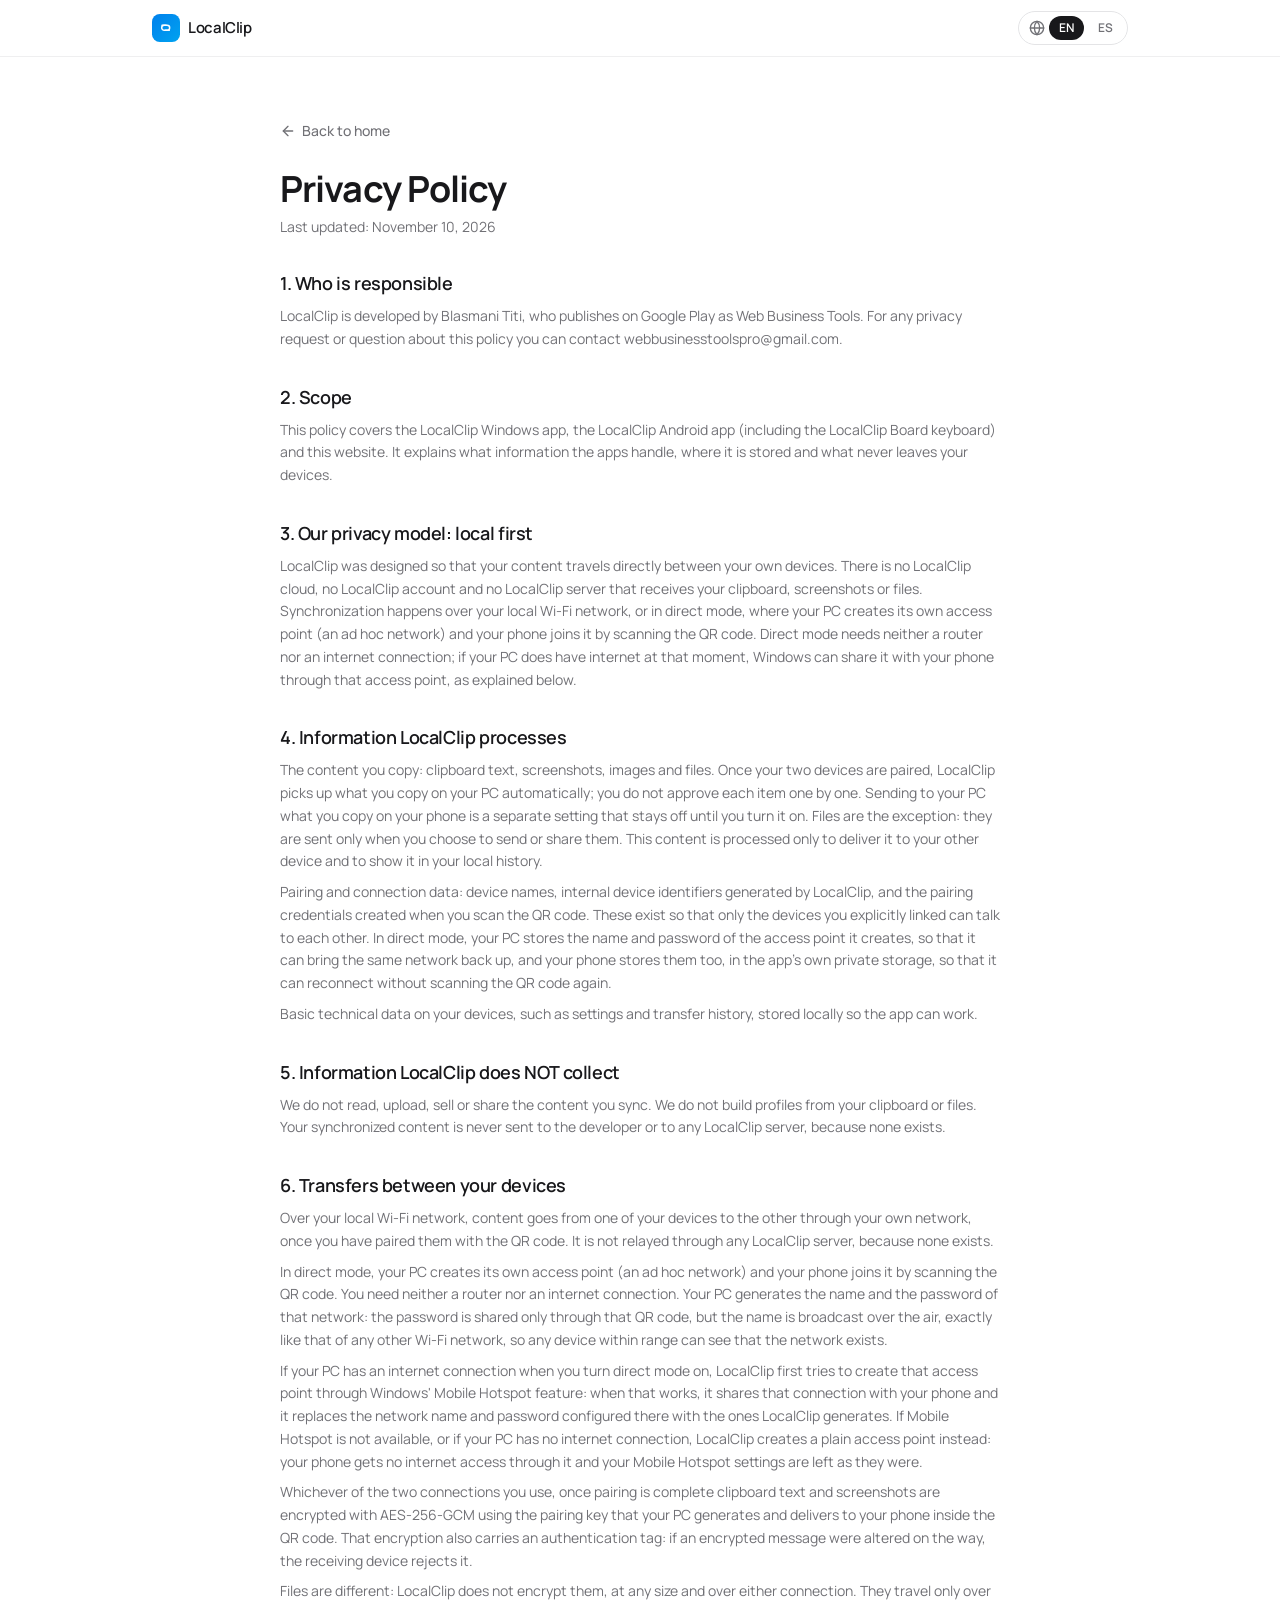
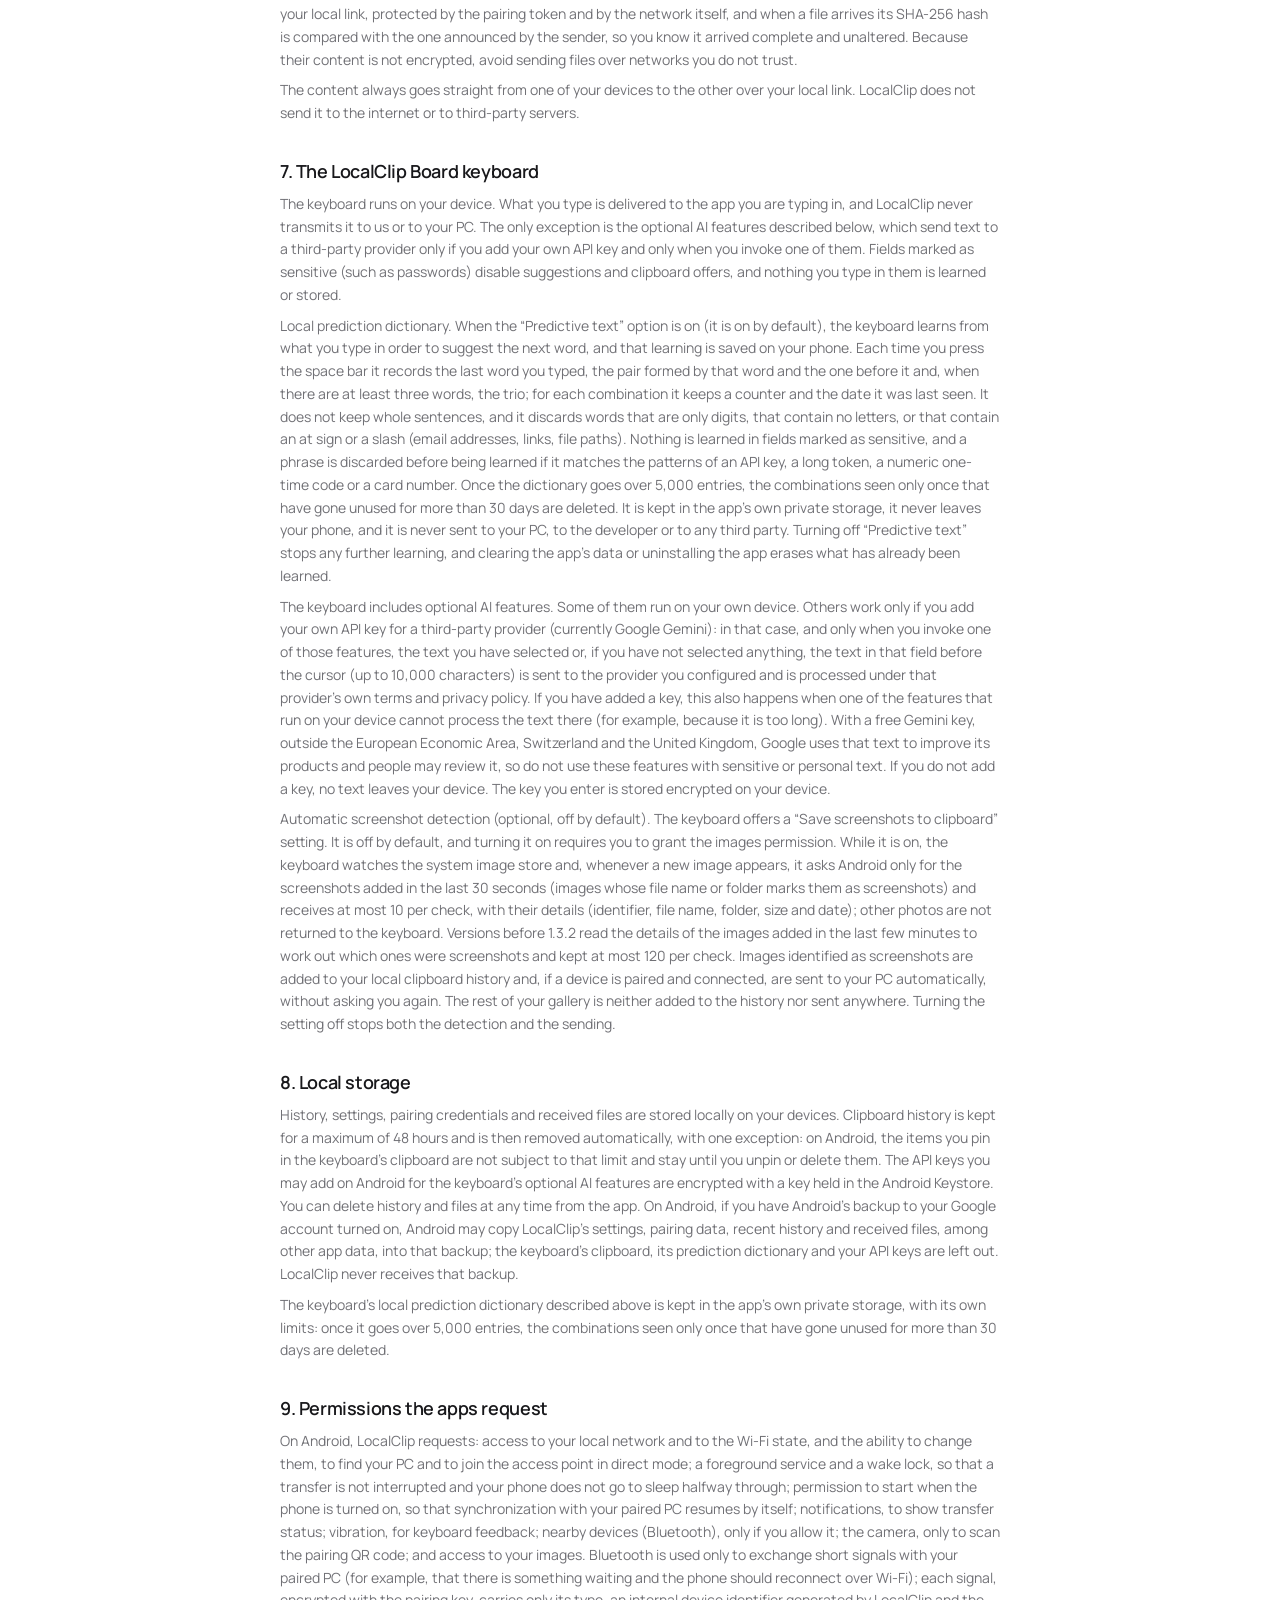
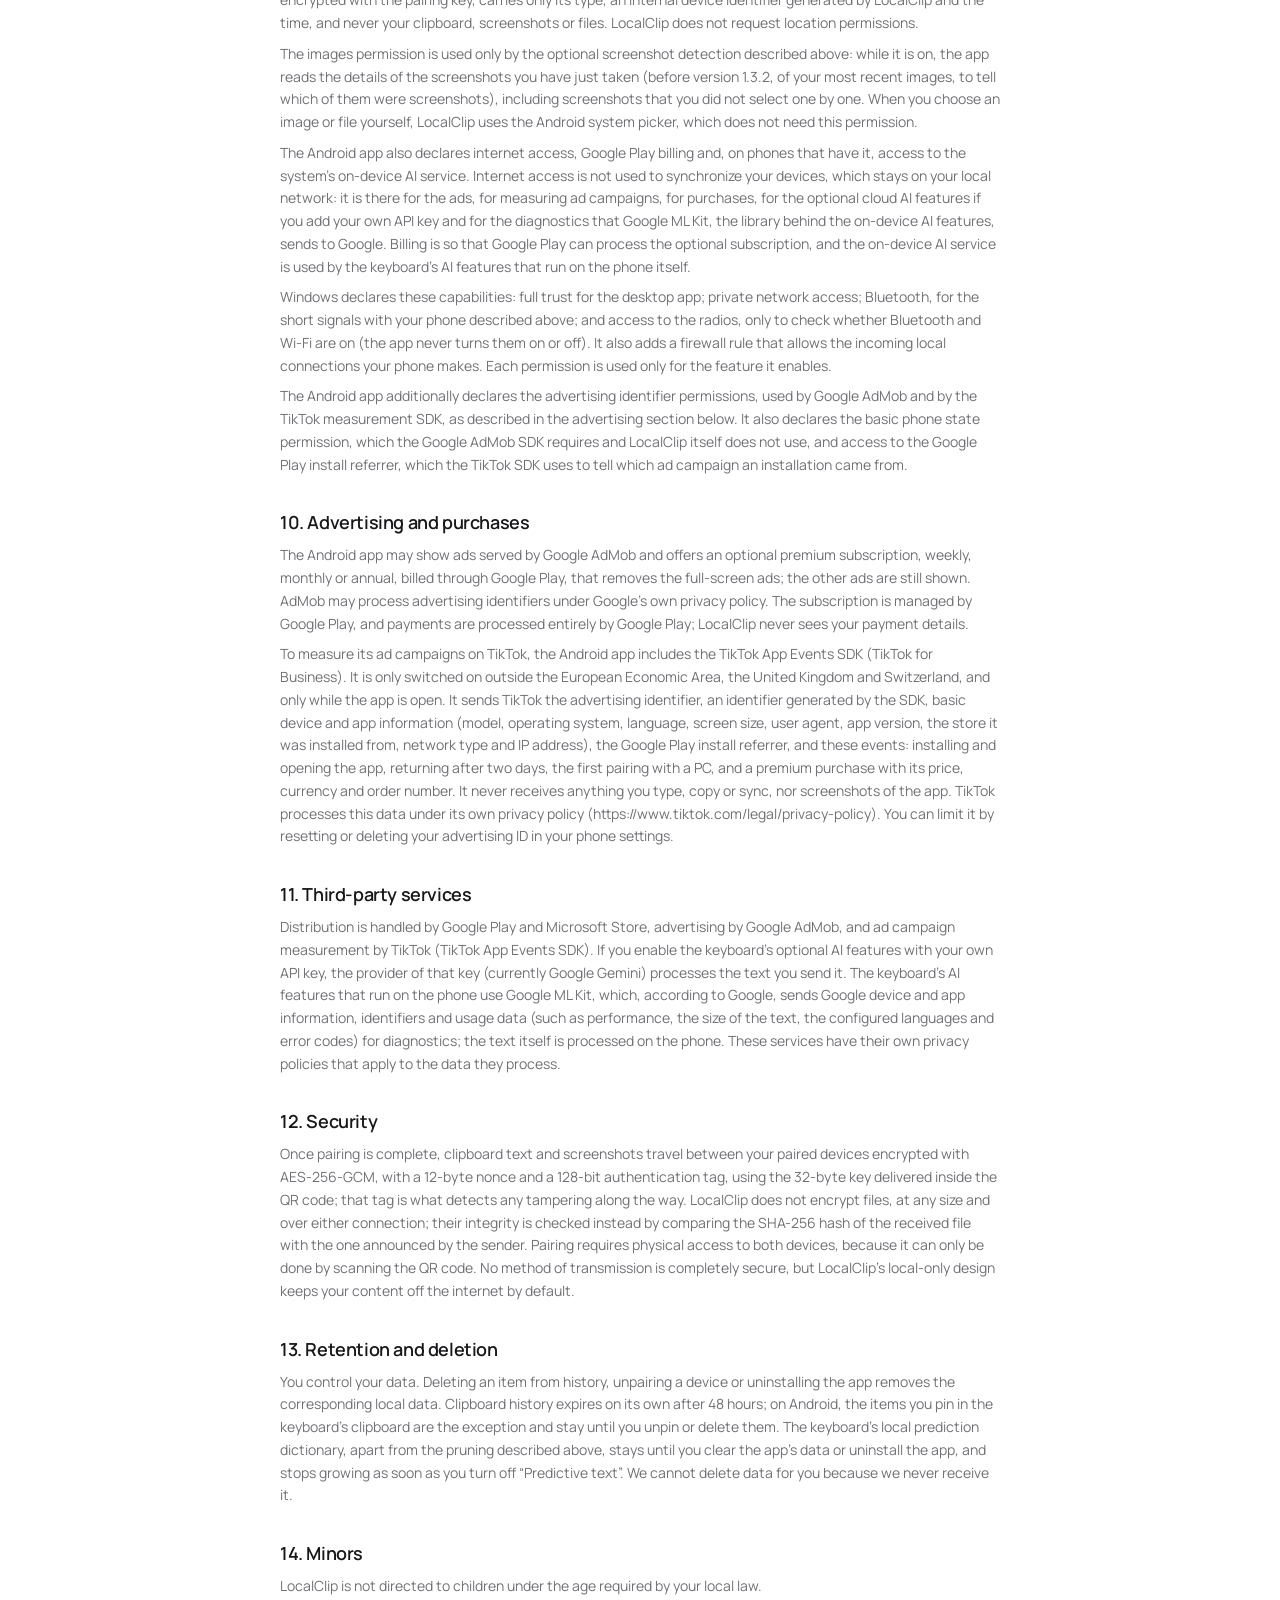
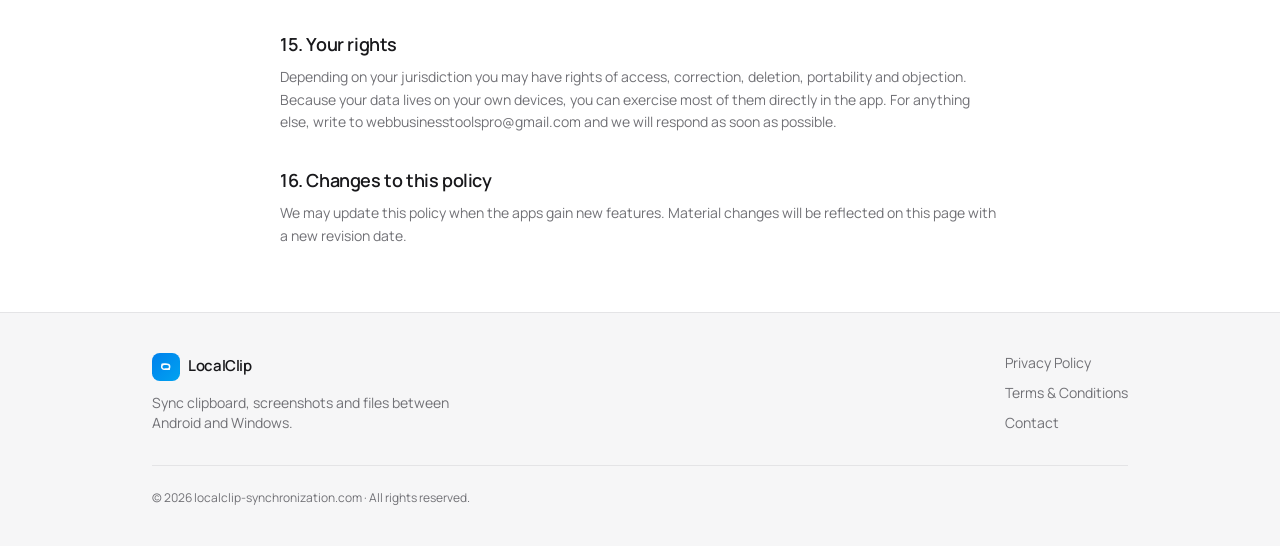
<file: privacy/index.html>
<!DOCTYPE html><html lang="en"><head><meta charSet="utf-8"/><script>(function(){var p=location.pathname,n=p.replace(/\/index\.html$/,"/").replace(/\.html$/,"");if(n!==p&&window.history&&history.replaceState){history.replaceState(history.state,"",n+location.search+location.hash)}})()</script><meta name="viewport" content="width=device-width, initial-scale=1"/><link rel="stylesheet" href="https://fonts.googleapis.com/css2?family=Manrope:wght@400;500;600;700;800&amp;display=swap" data-precedence="default"/><link rel="stylesheet" href="/assets/styles-CU_1WnyI.css" data-precedence="default"/><title>Privacy Policy — LocalClip</title><meta name="author" content="LocalClip"/><meta property="og:title" content="LocalClip — Sync Android &amp; Windows clipboard, screenshots and files"/><meta property="og:type" content="website"/><meta name="twitter:card" content="summary_large_image"/><meta name="twitter:title" content="LocalClip — Sync Android &amp; Windows clipboard, screenshots and files"/><meta property="og:description" content="LocalClip"/><meta name="twitter:description" content="LocalClip"/><meta property="og:image" content="https://pub-bb2e103a32db4e198524a2e9ed8f35b4.r2.dev/e1fee9d8-5ac7-4807-935d-503331941cda/id-preview-9e396f09--e91eb347-a33b-421f-9c96-598b1c10aba2.lovable.app-1782786435490.png"/><meta name="twitter:image" content="https://pub-bb2e103a32db4e198524a2e9ed8f35b4.r2.dev/e1fee9d8-5ac7-4807-935d-503331941cda/id-preview-9e396f09--e91eb347-a33b-421f-9c96-598b1c10aba2.lovable.app-1782786435490.png"/><meta name="description" content="How LocalClip handles your data across Android and Windows."/><link rel="modulepreload" href="/assets/index-wlqRtZPc.js"/><link rel="modulepreload" href="/assets/privacy-C804tiLi.js"/><link rel="modulepreload" href="/assets/LegalLayout-BevBoTQY.js"/><link rel="preconnect" href="https://fonts.googleapis.com"/><link rel="preconnect" href="https://fonts.gstatic.com" crossorigin="anonymous"/></head><body><!--$--><div class="min-h-screen bg-background"><header class="sticky top-0 z-50 border-b border-border/60 bg-background/70 backdrop-blur-xl"><div class="mx-auto flex h-14 max-w-5xl items-center justify-between px-4 sm:px-6"><a href="/" class="flex items-center gap-2"><span class="grid shrink-0 place-items-center rounded-[28%] bg-gradient-primary text-primary-foreground shadow-soft h-7 w-7" aria-hidden="true"><svg viewBox="0 0 24 24" fill="none" class="h-[62%] w-[62%]"><path d="M7 8.5h7a3.5 3.5 0 0 1 0 7h-2.5" stroke="currentColor" stroke-width="2.1" stroke-linecap="round"></path><path d="M17 15.5h-7a3.5 3.5 0 0 1 0-7h2.5" stroke="currentColor" stroke-width="2.1" stroke-linecap="round"></path></svg></span><span class="text-[15px] font-semibold tracking-tight">LocalClip</span></a><div class="flex items-center gap-1 rounded-full border border-border bg-background/80 p-1 shadow-soft backdrop-blur"><svg xmlns="http://www.w3.org/2000/svg" width="24" height="24" viewBox="0 0 24 24" fill="none" stroke="currentColor" stroke-width="2" stroke-linecap="round" stroke-linejoin="round" class="lucide lucide-globe ml-1.5 h-4 w-4 shrink-0 text-muted-foreground" aria-hidden="true"><circle cx="12" cy="12" r="10"></circle><path d="M12 2a14.5 14.5 0 0 0 0 20 14.5 14.5 0 0 0 0-20"></path><path d="M2 12h20"></path></svg><button type="button" aria-pressed="true" class="rounded-full px-2.5 py-1 text-xs font-semibold transition-colors bg-foreground text-background">EN</button><button type="button" aria-pressed="false" class="rounded-full px-2.5 py-1 text-xs font-semibold transition-colors text-muted-foreground hover:text-foreground">ES</button></div></div></header><main class="mx-auto max-w-3xl px-4 py-12 sm:px-6 sm:py-16"><a href="/" class="inline-flex items-center gap-1.5 text-sm font-medium text-muted-foreground transition-colors hover:text-foreground"><svg xmlns="http://www.w3.org/2000/svg" width="24" height="24" viewBox="0 0 24 24" fill="none" stroke="currentColor" stroke-width="2" stroke-linecap="round" stroke-linejoin="round" class="lucide lucide-arrow-left h-4 w-4" aria-hidden="true"><path d="m12 19-7-7 7-7"></path><path d="M19 12H5"></path></svg>Back to home</a><h1 class="mt-6 text-3xl font-bold tracking-tight sm:text-4xl">Privacy Policy</h1><p class="mt-2 text-sm text-muted-foreground">Last updated: November 10, 2026</p><div class="mt-8 space-y-8"><section><h2 class="text-lg font-semibold">1. Who is responsible</h2><p class="mt-2 text-sm leading-relaxed text-muted-foreground">LocalClip is developed by Blasmani Titi, who publishes on Google Play as Web Business Tools. For any privacy request or question about this policy you can contact webbusinesstoolspro@gmail.com.</p></section><section><h2 class="text-lg font-semibold">2. Scope</h2><p class="mt-2 text-sm leading-relaxed text-muted-foreground">This policy covers the LocalClip Windows app, the LocalClip Android app (including the LocalClip Board keyboard) and this website. It explains what information the apps handle, where it is stored and what never leaves your devices.</p></section><section><h2 class="text-lg font-semibold">3. Our privacy model: local first</h2><p class="mt-2 text-sm leading-relaxed text-muted-foreground">LocalClip was designed so that your content travels directly between your own devices. There is no LocalClip cloud, no LocalClip account and no LocalClip server that receives your clipboard, screenshots or files. Synchronization happens over your local Wi-Fi network, or in direct mode, where your PC creates its own access point (an ad hoc network) and your phone joins it by scanning the QR code. Direct mode needs neither a router nor an internet connection; if your PC does have internet at that moment, Windows can share it with your phone through that access point, as explained below.</p></section><section><h2 class="text-lg font-semibold">4. Information LocalClip processes</h2><p class="mt-2 text-sm leading-relaxed text-muted-foreground">The content you copy: clipboard text, screenshots, images and files. Once your two devices are paired, LocalClip picks up what you copy on your PC automatically; you do not approve each item one by one. Sending to your PC what you copy on your phone is a separate setting that stays off until you turn it on. Files are the exception: they are sent only when you choose to send or share them. This content is processed only to deliver it to your other device and to show it in your local history.</p><p class="mt-2 text-sm leading-relaxed text-muted-foreground">Pairing and connection data: device names, internal device identifiers generated by LocalClip, and the pairing credentials created when you scan the QR code. These exist so that only the devices you explicitly linked can talk to each other. In direct mode, your PC stores the name and password of the access point it creates, so that it can bring the same network back up, and your phone stores them too, in the app&#x27;s own private storage, so that it can reconnect without scanning the QR code again.</p><p class="mt-2 text-sm leading-relaxed text-muted-foreground">Basic technical data on your devices, such as settings and transfer history, stored locally so the app can work.</p></section><section><h2 class="text-lg font-semibold">5. Information LocalClip does NOT collect</h2><p class="mt-2 text-sm leading-relaxed text-muted-foreground">We do not read, upload, sell or share the content you sync. We do not build profiles from your clipboard or files. Your synchronized content is never sent to the developer or to any LocalClip server, because none exists.</p></section><section><h2 class="text-lg font-semibold">6. Transfers between your devices</h2><p class="mt-2 text-sm leading-relaxed text-muted-foreground">Over your local Wi-Fi network, content goes from one of your devices to the other through your own network, once you have paired them with the QR code. It is not relayed through any LocalClip server, because none exists.</p><p class="mt-2 text-sm leading-relaxed text-muted-foreground">In direct mode, your PC creates its own access point (an ad hoc network) and your phone joins it by scanning the QR code. You need neither a router nor an internet connection. Your PC generates the name and the password of that network: the password is shared only through that QR code, but the name is broadcast over the air, exactly like that of any other Wi-Fi network, so any device within range can see that the network exists.</p><p class="mt-2 text-sm leading-relaxed text-muted-foreground">If your PC has an internet connection when you turn direct mode on, LocalClip first tries to create that access point through Windows&#x27; Mobile Hotspot feature: when that works, it shares that connection with your phone and it replaces the network name and password configured there with the ones LocalClip generates. If Mobile Hotspot is not available, or if your PC has no internet connection, LocalClip creates a plain access point instead: your phone gets no internet access through it and your Mobile Hotspot settings are left as they were.</p><p class="mt-2 text-sm leading-relaxed text-muted-foreground">Whichever of the two connections you use, once pairing is complete clipboard text and screenshots are encrypted with AES-256-GCM using the pairing key that your PC generates and delivers to your phone inside the QR code. That encryption also carries an authentication tag: if an encrypted message were altered on the way, the receiving device rejects it.</p><p class="mt-2 text-sm leading-relaxed text-muted-foreground">Files are different: LocalClip does not encrypt them, at any size and over either connection. They travel only over your local link, protected by the pairing token and by the network itself, and when a file arrives its SHA-256 hash is compared with the one announced by the sender, so you know it arrived complete and unaltered. Because their content is not encrypted, avoid sending files over networks you do not trust.</p><p class="mt-2 text-sm leading-relaxed text-muted-foreground">The content always goes straight from one of your devices to the other over your local link. LocalClip does not send it to the internet or to third-party servers.</p></section><section><h2 class="text-lg font-semibold">7. The LocalClip Board keyboard</h2><p class="mt-2 text-sm leading-relaxed text-muted-foreground">The keyboard runs on your device. What you type is delivered to the app you are typing in, and LocalClip never transmits it to us or to your PC. The only exception is the optional AI features described below, which send text to a third-party provider only if you add your own API key and only when you invoke one of them. Fields marked as sensitive (such as passwords) disable suggestions and clipboard offers, and nothing you type in them is learned or stored.</p><p class="mt-2 text-sm leading-relaxed text-muted-foreground">Local prediction dictionary. When the “Predictive text” option is on (it is on by default), the keyboard learns from what you type in order to suggest the next word, and that learning is saved on your phone. Each time you press the space bar it records the last word you typed, the pair formed by that word and the one before it and, when there are at least three words, the trio; for each combination it keeps a counter and the date it was last seen. It does not keep whole sentences, and it discards words that are only digits, that contain no letters, or that contain an at sign or a slash (email addresses, links, file paths). Nothing is learned in fields marked as sensitive, and a phrase is discarded before being learned if it matches the patterns of an API key, a long token, a numeric one-time code or a card number. Once the dictionary goes over 5,000 entries, the combinations seen only once that have gone unused for more than 30 days are deleted. It is kept in the app&#x27;s own private storage, it never leaves your phone, and it is never sent to your PC, to the developer or to any third party. Turning off “Predictive text” stops any further learning, and clearing the app&#x27;s data or uninstalling the app erases what has already been learned.</p><p class="mt-2 text-sm leading-relaxed text-muted-foreground">The keyboard includes optional AI features. Some of them run on your own device. Others work only if you add your own API key for a third-party provider (currently Google Gemini): in that case, and only when you invoke one of those features, the text you have selected or, if you have not selected anything, the text in that field before the cursor (up to 10,000 characters) is sent to the provider you configured and is processed under that provider&#x27;s own terms and privacy policy. If you have added a key, this also happens when one of the features that run on your device cannot process the text there (for example, because it is too long). With a free Gemini key, outside the European Economic Area, Switzerland and the United Kingdom, Google uses that text to improve its products and people may review it, so do not use these features with sensitive or personal text. If you do not add a key, no text leaves your device. The key you enter is stored encrypted on your device.</p><p class="mt-2 text-sm leading-relaxed text-muted-foreground">Automatic screenshot detection (optional, off by default). The keyboard offers a “Save screenshots to clipboard” setting. It is off by default, and turning it on requires you to grant the images permission. While it is on, the keyboard watches the system image store and, whenever a new image appears, it asks Android only for the screenshots added in the last 30 seconds (images whose file name or folder marks them as screenshots) and receives at most 10 per check, with their details (identifier, file name, folder, size and date); other photos are not returned to the keyboard. Versions before 1.3.2 read the details of the images added in the last few minutes to work out which ones were screenshots and kept at most 120 per check. Images identified as screenshots are added to your local clipboard history and, if a device is paired and connected, are sent to your PC automatically, without asking you again. The rest of your gallery is neither added to the history nor sent anywhere. Turning the setting off stops both the detection and the sending.</p></section><section><h2 class="text-lg font-semibold">8. Local storage</h2><p class="mt-2 text-sm leading-relaxed text-muted-foreground">History, settings, pairing credentials and received files are stored locally on your devices. Clipboard history is kept for a maximum of 48 hours and is then removed automatically, with one exception: on Android, the items you pin in the keyboard&#x27;s clipboard are not subject to that limit and stay until you unpin or delete them. The API keys you may add on Android for the keyboard&#x27;s optional AI features are encrypted with a key held in the Android Keystore. You can delete history and files at any time from the app. On Android, if you have Android&#x27;s backup to your Google account turned on, Android may copy LocalClip&#x27;s settings, pairing data, recent history and received files, among other app data, into that backup; the keyboard&#x27;s clipboard, its prediction dictionary and your API keys are left out. LocalClip never receives that backup.</p><p class="mt-2 text-sm leading-relaxed text-muted-foreground">The keyboard&#x27;s local prediction dictionary described above is kept in the app&#x27;s own private storage, with its own limits: once it goes over 5,000 entries, the combinations seen only once that have gone unused for more than 30 days are deleted.</p></section><section><h2 class="text-lg font-semibold">9. Permissions the apps request</h2><p class="mt-2 text-sm leading-relaxed text-muted-foreground">On Android, LocalClip requests: access to your local network and to the Wi-Fi state, and the ability to change them, to find your PC and to join the access point in direct mode; a foreground service and a wake lock, so that a transfer is not interrupted and your phone does not go to sleep halfway through; permission to start when the phone is turned on, so that synchronization with your paired PC resumes by itself; notifications, to show transfer status; vibration, for keyboard feedback; nearby devices (Bluetooth), only if you allow it; the camera, only to scan the pairing QR code; and access to your images. Bluetooth is used only to exchange short signals with your paired PC (for example, that there is something waiting and the phone should reconnect over Wi-Fi); each signal, encrypted with the pairing key, carries only its type, an internal device identifier generated by LocalClip and the time, and never your clipboard, screenshots or files. LocalClip does not request location permissions.</p><p class="mt-2 text-sm leading-relaxed text-muted-foreground">The images permission is used only by the optional screenshot detection described above: while it is on, the app reads the details of the screenshots you have just taken (before version 1.3.2, of your most recent images, to tell which of them were screenshots), including screenshots that you did not select one by one. When you choose an image or file yourself, LocalClip uses the Android system picker, which does not need this permission.</p><p class="mt-2 text-sm leading-relaxed text-muted-foreground">The Android app also declares internet access, Google Play billing and, on phones that have it, access to the system&#x27;s on-device AI service. Internet access is not used to synchronize your devices, which stays on your local network: it is there for the ads, for measuring ad campaigns, for purchases, for the optional cloud AI features if you add your own API key and for the diagnostics that Google ML Kit, the library behind the on-device AI features, sends to Google. Billing is so that Google Play can process the optional subscription, and the on-device AI service is used by the keyboard&#x27;s AI features that run on the phone itself.</p><p class="mt-2 text-sm leading-relaxed text-muted-foreground">Windows declares these capabilities: full trust for the desktop app; private network access; Bluetooth, for the short signals with your phone described above; and access to the radios, only to check whether Bluetooth and Wi-Fi are on (the app never turns them on or off). It also adds a firewall rule that allows the incoming local connections your phone makes. Each permission is used only for the feature it enables.</p><p class="mt-2 text-sm leading-relaxed text-muted-foreground">The Android app additionally declares the advertising identifier permissions, used by Google AdMob and by the TikTok measurement SDK, as described in the advertising section below. It also declares the basic phone state permission, which the Google AdMob SDK requires and LocalClip itself does not use, and access to the Google Play install referrer, which the TikTok SDK uses to tell which ad campaign an installation came from.</p></section><section><h2 class="text-lg font-semibold">10. Advertising and purchases</h2><p class="mt-2 text-sm leading-relaxed text-muted-foreground">The Android app may show ads served by Google AdMob and offers an optional premium subscription, weekly, monthly or annual, billed through Google Play, that removes the full-screen ads; the other ads are still shown. AdMob may process advertising identifiers under Google&#x27;s own privacy policy. The subscription is managed by Google Play, and payments are processed entirely by Google Play; LocalClip never sees your payment details.</p><p class="mt-2 text-sm leading-relaxed text-muted-foreground">To measure its ad campaigns on TikTok, the Android app includes the TikTok App Events SDK (TikTok for Business). It is only switched on outside the European Economic Area, the United Kingdom and Switzerland, and only while the app is open. It sends TikTok the advertising identifier, an identifier generated by the SDK, basic device and app information (model, operating system, language, screen size, user agent, app version, the store it was installed from, network type and IP address), the Google Play install referrer, and these events: installing and opening the app, returning after two days, the first pairing with a PC, and a premium purchase with its price, currency and order number. It never receives anything you type, copy or sync, nor screenshots of the app. TikTok processes this data under its own privacy policy (https://www.tiktok.com/legal/privacy-policy). You can limit it by resetting or deleting your advertising ID in your phone settings.</p></section><section><h2 class="text-lg font-semibold">11. Third-party services</h2><p class="mt-2 text-sm leading-relaxed text-muted-foreground">Distribution is handled by Google Play and Microsoft Store, advertising by Google AdMob, and ad campaign measurement by TikTok (TikTok App Events SDK). If you enable the keyboard&#x27;s optional AI features with your own API key, the provider of that key (currently Google Gemini) processes the text you send it. The keyboard&#x27;s AI features that run on the phone use Google ML Kit, which, according to Google, sends Google device and app information, identifiers and usage data (such as performance, the size of the text, the configured languages and error codes) for diagnostics; the text itself is processed on the phone. These services have their own privacy policies that apply to the data they process.</p></section><section><h2 class="text-lg font-semibold">12. Security</h2><p class="mt-2 text-sm leading-relaxed text-muted-foreground">Once pairing is complete, clipboard text and screenshots travel between your paired devices encrypted with AES-256-GCM, with a 12-byte nonce and a 128-bit authentication tag, using the 32-byte key delivered inside the QR code; that tag is what detects any tampering along the way. LocalClip does not encrypt files, at any size and over either connection; their integrity is checked instead by comparing the SHA-256 hash of the received file with the one announced by the sender. Pairing requires physical access to both devices, because it can only be done by scanning the QR code. No method of transmission is completely secure, but LocalClip&#x27;s local-only design keeps your content off the internet by default.</p></section><section><h2 class="text-lg font-semibold">13. Retention and deletion</h2><p class="mt-2 text-sm leading-relaxed text-muted-foreground">You control your data. Deleting an item from history, unpairing a device or uninstalling the app removes the corresponding local data. Clipboard history expires on its own after 48 hours; on Android, the items you pin in the keyboard&#x27;s clipboard are the exception and stay until you unpin or delete them. The keyboard&#x27;s local prediction dictionary, apart from the pruning described above, stays until you clear the app&#x27;s data or uninstall the app, and stops growing as soon as you turn off “Predictive text”. We cannot delete data for you because we never receive it.</p></section><section><h2 class="text-lg font-semibold">14. Minors</h2><p class="mt-2 text-sm leading-relaxed text-muted-foreground">LocalClip is not directed to children under the age required by your local law.</p></section><section><h2 class="text-lg font-semibold">15. Your rights</h2><p class="mt-2 text-sm leading-relaxed text-muted-foreground">Depending on your jurisdiction you may have rights of access, correction, deletion, portability and objection. Because your data lives on your own devices, you can exercise most of them directly in the app. For anything else, write to webbusinesstoolspro@gmail.com and we will respond as soon as possible.</p></section><section><h2 class="text-lg font-semibold">16. Changes to this policy</h2><p class="mt-2 text-sm leading-relaxed text-muted-foreground">We may update this policy when the apps gain new features. Material changes will be reflected on this page with a new revision date.</p></section></div></main><footer class="border-t border-border bg-surface"><div class="mx-auto max-w-5xl px-4 py-10 sm:px-6"><div class="flex flex-col gap-6 sm:flex-row sm:items-start sm:justify-between"><div class="max-w-xs"><a href="/" class="flex items-center gap-2"><span class="grid shrink-0 place-items-center rounded-[28%] bg-gradient-primary text-primary-foreground shadow-soft h-7 w-7" aria-hidden="true"><svg viewBox="0 0 24 24" fill="none" class="h-[62%] w-[62%]"><path d="M7 8.5h7a3.5 3.5 0 0 1 0 7h-2.5" stroke="currentColor" stroke-width="2.1" stroke-linecap="round"></path><path d="M17 15.5h-7a3.5 3.5 0 0 1 0-7h2.5" stroke="currentColor" stroke-width="2.1" stroke-linecap="round"></path></svg></span><span class="text-[15px] font-semibold tracking-tight">LocalClip</span></a><p class="mt-3 text-sm text-muted-foreground">Sync clipboard, screenshots and files between Android and Windows.</p></div><nav class="flex flex-col gap-2.5 text-sm"><a class="text-muted-foreground transition-colors hover:text-foreground active" href="/privacy" data-status="active" aria-current="page">Privacy Policy</a><a href="/terms" class="text-muted-foreground transition-colors hover:text-foreground">Terms &amp; Conditions</a><a href="mailto:webbusinesstoolspro@gmail.com" class="text-muted-foreground transition-colors hover:text-foreground">Contact</a></nav></div><p class="mt-8 border-t border-border pt-6 text-xs text-muted-foreground">© 2026 localclip-synchronization.com · <!-- -->All rights reserved.</p></div></footer></div><script>(function(a,f){let l;try{l=JSON.parse(sessionStorage.getItem(a)||"{}")}catch{return}const n=l?.[f||history.state?.__TSR_key];let c=!1;for(const t in n){const e=n[t],o=e?.scrollX,s=e?.scrollY;if(Number.isFinite(o)&&Number.isFinite(s)){if(t==="window")scrollTo(o,s),c=!0;else if(t)try{const r=document.querySelector(t);r&&(r.scrollLeft=o,r.scrollTop=s)}catch{}}}if(c)return;const i=location.hash.slice(1);if(i){const t=history.state?.__hashScrollIntoViewOptions??!0;if(t){const e=document.getElementById(i);e&&e.scrollIntoView(t)}return}scrollTo(0,0)})("tsr-scroll-restoration-v1_3");document.currentScript.remove()</script><!--/$--><script class="$tsr" id="$tsr-stream-barrier">(self.$R=self.$R||{})["tsr"]=[];self.$_TSR={h(){this.hydrated=!0,this.c()},e(){this.streamEnded=!0,this.c()},c(){this.hydrated&&this.streamEnded&&(delete self.$_TSR,delete self.$R.tsr)},p(e){this.initialized?e():this.buffer.push(e)},buffer:[]};$_TSR.router=($R=>$R[0]={manifest:$R[1]={routes:$R[2]={__root__:$R[3]={preloads:$R[4]=["/assets/index-wlqRtZPc.js"],scripts:$R[5]=[$R[6]={attrs:$R[7]={type:"module",async:!0,src:"/assets/index-wlqRtZPc.js"}}]},"/privacy":$R[8]={preloads:$R[9]=["/assets/privacy-C804tiLi.js","/assets/LegalLayout-BevBoTQY.js"]}}},matches:$R[10]=[$R[11]={i:"__root__ ",u:1784582081597,s:"success",ssr:!0},$R[12]={i:" privacy privacy",u:1784582081597,s:"success",ssr:!0}],lastMatchId:" privacy privacy"})($R["tsr"]);$_TSR.e();document.currentScript.remove()</script><script type="module" async="" src="/assets/index-wlqRtZPc.js"></script></body></html>
</file>
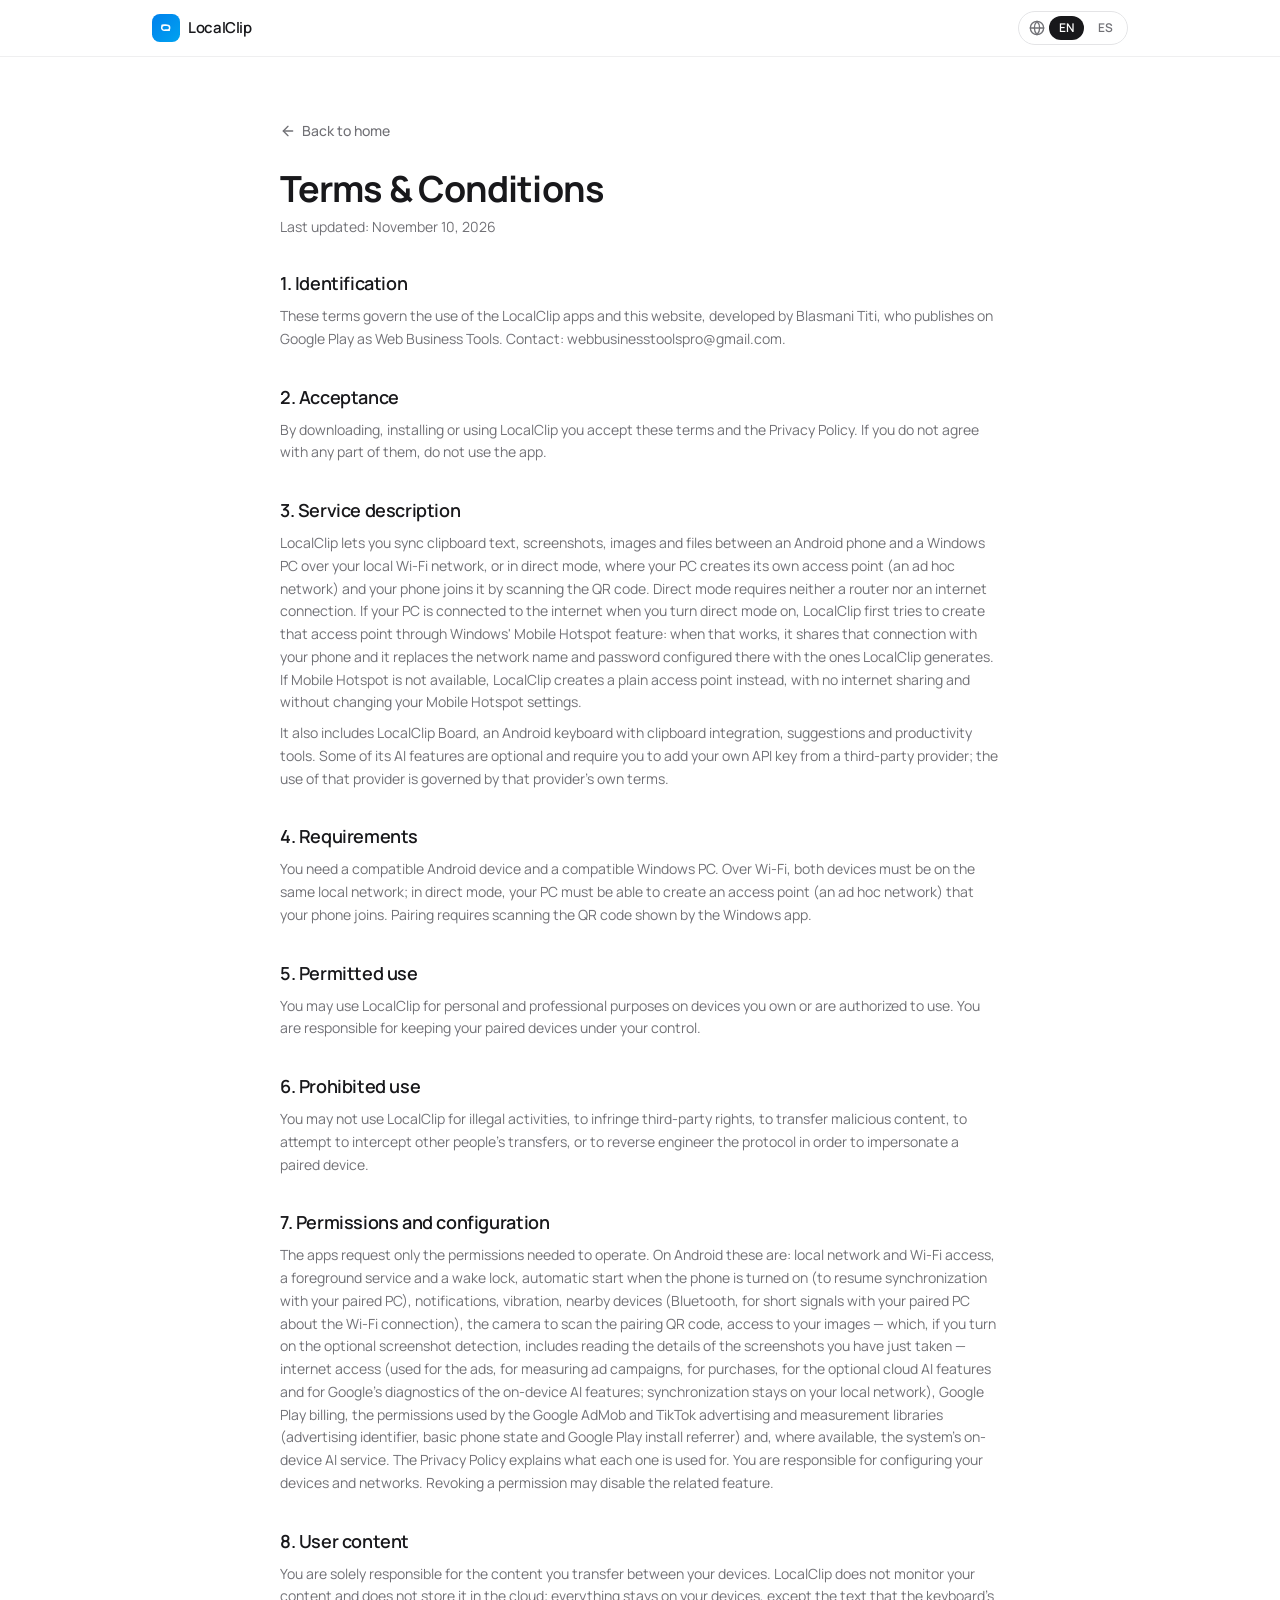
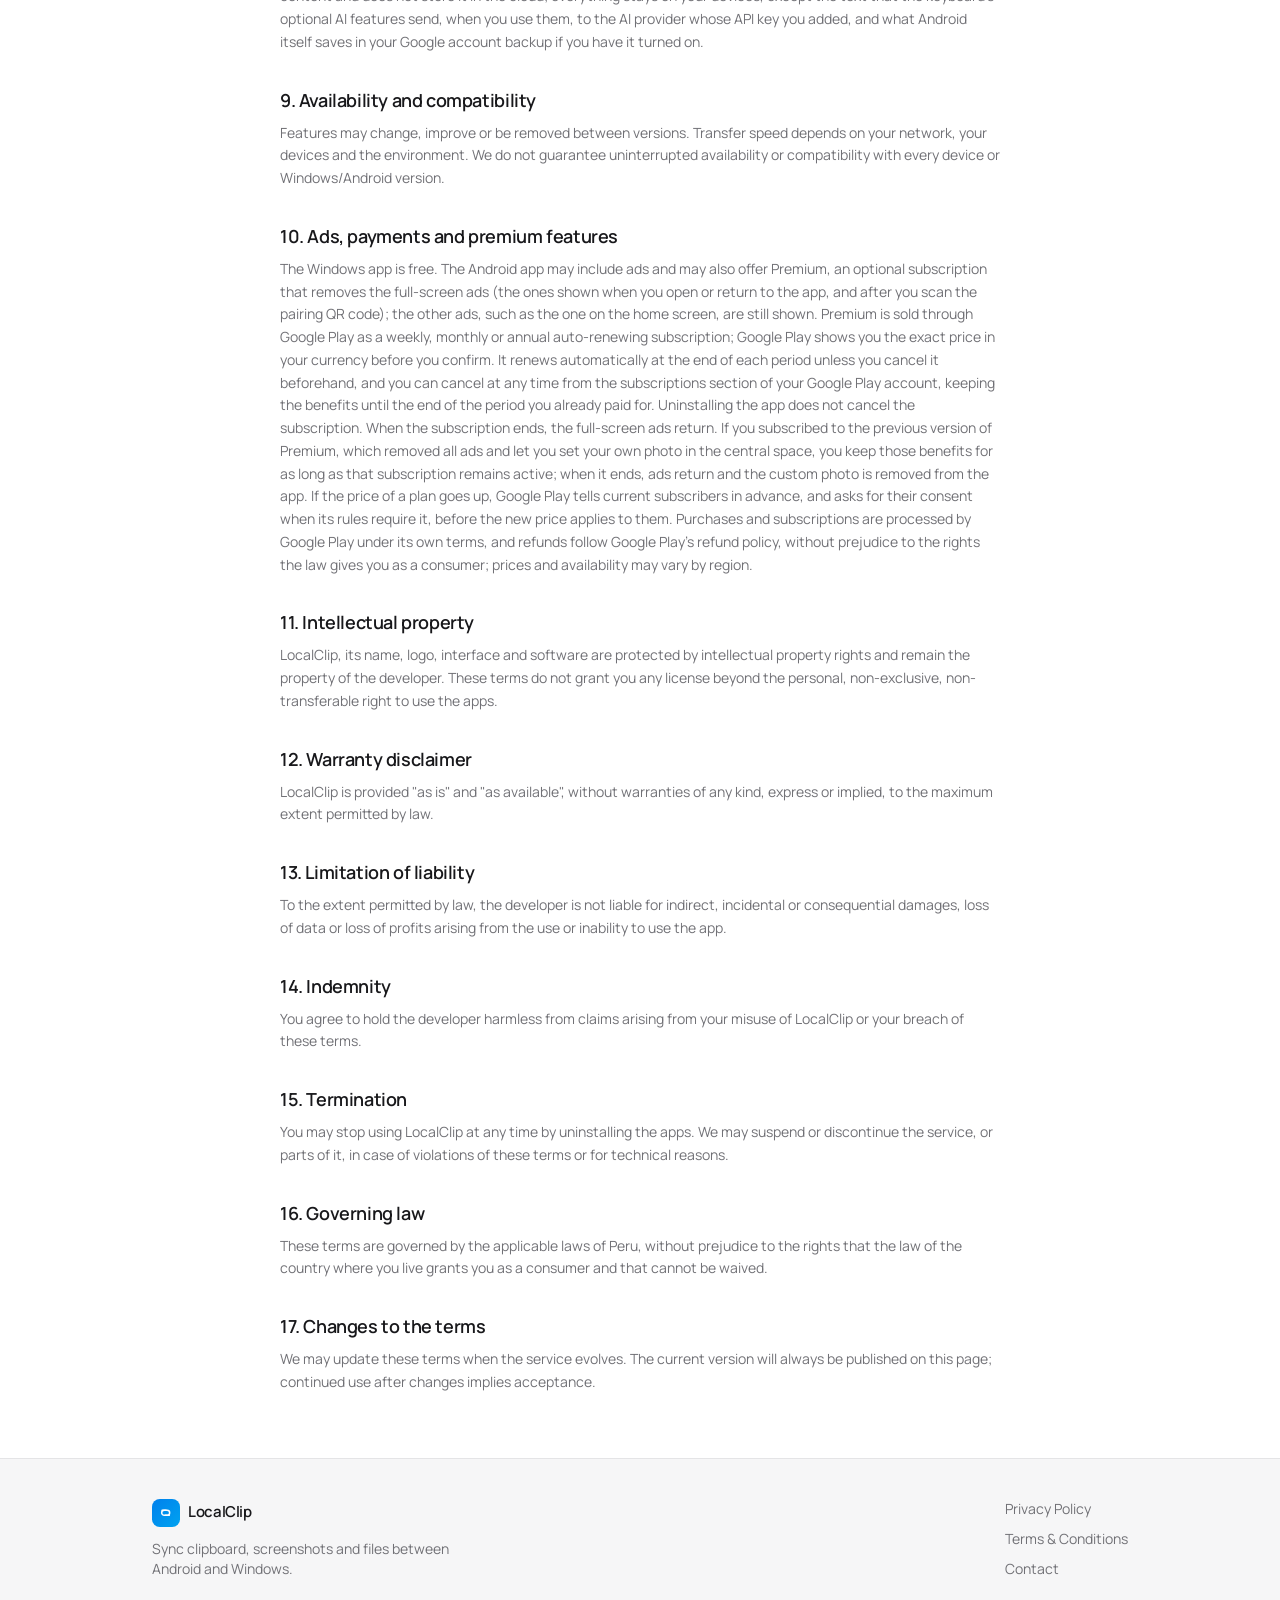
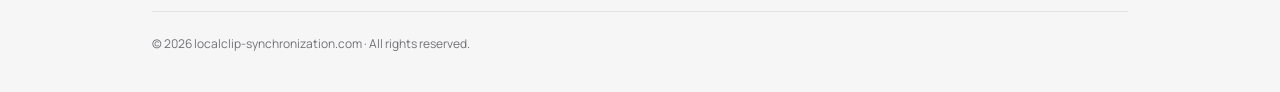
<file: terms/index.html>
<!DOCTYPE html><html lang="en"><head><meta charSet="utf-8"/><script>(function(){var p=location.pathname,n=p.replace(/\/index\.html$/,"/").replace(/\.html$/,"");if(n!==p&&window.history&&history.replaceState){history.replaceState(history.state,"",n+location.search+location.hash)}})()</script><meta name="viewport" content="width=device-width, initial-scale=1"/><link rel="stylesheet" href="https://fonts.googleapis.com/css2?family=Manrope:wght@400;500;600;700;800&amp;display=swap" data-precedence="default"/><link rel="stylesheet" href="/assets/styles-CU_1WnyI.css" data-precedence="default"/><title>Terms &amp; Conditions — LocalClip</title><meta name="author" content="LocalClip"/><meta property="og:title" content="LocalClip — Sync Android &amp; Windows clipboard, screenshots and files"/><meta property="og:type" content="website"/><meta name="twitter:card" content="summary_large_image"/><meta name="twitter:title" content="LocalClip — Sync Android &amp; Windows clipboard, screenshots and files"/><meta property="og:description" content="LocalClip"/><meta name="twitter:description" content="LocalClip"/><meta property="og:image" content="https://pub-bb2e103a32db4e198524a2e9ed8f35b4.r2.dev/e1fee9d8-5ac7-4807-935d-503331941cda/id-preview-9e396f09--e91eb347-a33b-421f-9c96-598b1c10aba2.lovable.app-1782786435490.png"/><meta name="twitter:image" content="https://pub-bb2e103a32db4e198524a2e9ed8f35b4.r2.dev/e1fee9d8-5ac7-4807-935d-503331941cda/id-preview-9e396f09--e91eb347-a33b-421f-9c96-598b1c10aba2.lovable.app-1782786435490.png"/><meta name="description" content="The terms that govern your use of LocalClip apps and website."/><link rel="modulepreload" href="/assets/index-wlqRtZPc.js"/><link rel="modulepreload" href="/assets/terms-eMSYtoUT.js"/><link rel="modulepreload" href="/assets/LegalLayout-BevBoTQY.js"/><link rel="preconnect" href="https://fonts.googleapis.com"/><link rel="preconnect" href="https://fonts.gstatic.com" crossorigin="anonymous"/></head><body><!--$--><div class="min-h-screen bg-background"><header class="sticky top-0 z-50 border-b border-border/60 bg-background/70 backdrop-blur-xl"><div class="mx-auto flex h-14 max-w-5xl items-center justify-between px-4 sm:px-6"><a href="/" class="flex items-center gap-2"><span class="grid shrink-0 place-items-center rounded-[28%] bg-gradient-primary text-primary-foreground shadow-soft h-7 w-7" aria-hidden="true"><svg viewBox="0 0 24 24" fill="none" class="h-[62%] w-[62%]"><path d="M7 8.5h7a3.5 3.5 0 0 1 0 7h-2.5" stroke="currentColor" stroke-width="2.1" stroke-linecap="round"></path><path d="M17 15.5h-7a3.5 3.5 0 0 1 0-7h2.5" stroke="currentColor" stroke-width="2.1" stroke-linecap="round"></path></svg></span><span class="text-[15px] font-semibold tracking-tight">LocalClip</span></a><div class="flex items-center gap-1 rounded-full border border-border bg-background/80 p-1 shadow-soft backdrop-blur"><svg xmlns="http://www.w3.org/2000/svg" width="24" height="24" viewBox="0 0 24 24" fill="none" stroke="currentColor" stroke-width="2" stroke-linecap="round" stroke-linejoin="round" class="lucide lucide-globe ml-1.5 h-4 w-4 shrink-0 text-muted-foreground" aria-hidden="true"><circle cx="12" cy="12" r="10"></circle><path d="M12 2a14.5 14.5 0 0 0 0 20 14.5 14.5 0 0 0 0-20"></path><path d="M2 12h20"></path></svg><button type="button" aria-pressed="true" class="rounded-full px-2.5 py-1 text-xs font-semibold transition-colors bg-foreground text-background">EN</button><button type="button" aria-pressed="false" class="rounded-full px-2.5 py-1 text-xs font-semibold transition-colors text-muted-foreground hover:text-foreground">ES</button></div></div></header><main class="mx-auto max-w-3xl px-4 py-12 sm:px-6 sm:py-16"><a href="/" class="inline-flex items-center gap-1.5 text-sm font-medium text-muted-foreground transition-colors hover:text-foreground"><svg xmlns="http://www.w3.org/2000/svg" width="24" height="24" viewBox="0 0 24 24" fill="none" stroke="currentColor" stroke-width="2" stroke-linecap="round" stroke-linejoin="round" class="lucide lucide-arrow-left h-4 w-4" aria-hidden="true"><path d="m12 19-7-7 7-7"></path><path d="M19 12H5"></path></svg>Back to home</a><h1 class="mt-6 text-3xl font-bold tracking-tight sm:text-4xl">Terms &amp; Conditions</h1><p class="mt-2 text-sm text-muted-foreground">Last updated: November 10, 2026</p><div class="mt-8 space-y-8"><section><h2 class="text-lg font-semibold">1. Identification</h2><p class="mt-2 text-sm leading-relaxed text-muted-foreground">These terms govern the use of the LocalClip apps and this website, developed by Blasmani Titi, who publishes on Google Play as Web Business Tools. Contact: webbusinesstoolspro@gmail.com.</p></section><section><h2 class="text-lg font-semibold">2. Acceptance</h2><p class="mt-2 text-sm leading-relaxed text-muted-foreground">By downloading, installing or using LocalClip you accept these terms and the Privacy Policy. If you do not agree with any part of them, do not use the app.</p></section><section><h2 class="text-lg font-semibold">3. Service description</h2><p class="mt-2 text-sm leading-relaxed text-muted-foreground">LocalClip lets you sync clipboard text, screenshots, images and files between an Android phone and a Windows PC over your local Wi-Fi network, or in direct mode, where your PC creates its own access point (an ad hoc network) and your phone joins it by scanning the QR code. Direct mode requires neither a router nor an internet connection. If your PC is connected to the internet when you turn direct mode on, LocalClip first tries to create that access point through Windows&#x27; Mobile Hotspot feature: when that works, it shares that connection with your phone and it replaces the network name and password configured there with the ones LocalClip generates. If Mobile Hotspot is not available, LocalClip creates a plain access point instead, with no internet sharing and without changing your Mobile Hotspot settings.</p><p class="mt-2 text-sm leading-relaxed text-muted-foreground">It also includes LocalClip Board, an Android keyboard with clipboard integration, suggestions and productivity tools. Some of its AI features are optional and require you to add your own API key from a third-party provider; the use of that provider is governed by that provider&#x27;s own terms.</p></section><section><h2 class="text-lg font-semibold">4. Requirements</h2><p class="mt-2 text-sm leading-relaxed text-muted-foreground">You need a compatible Android device and a compatible Windows PC. Over Wi-Fi, both devices must be on the same local network; in direct mode, your PC must be able to create an access point (an ad hoc network) that your phone joins. Pairing requires scanning the QR code shown by the Windows app.</p></section><section><h2 class="text-lg font-semibold">5. Permitted use</h2><p class="mt-2 text-sm leading-relaxed text-muted-foreground">You may use LocalClip for personal and professional purposes on devices you own or are authorized to use. You are responsible for keeping your paired devices under your control.</p></section><section><h2 class="text-lg font-semibold">6. Prohibited use</h2><p class="mt-2 text-sm leading-relaxed text-muted-foreground">You may not use LocalClip for illegal activities, to infringe third-party rights, to transfer malicious content, to attempt to intercept other people&#x27;s transfers, or to reverse engineer the protocol in order to impersonate a paired device.</p></section><section><h2 class="text-lg font-semibold">7. Permissions and configuration</h2><p class="mt-2 text-sm leading-relaxed text-muted-foreground">The apps request only the permissions needed to operate. On Android these are: local network and Wi-Fi access, a foreground service and a wake lock, automatic start when the phone is turned on (to resume synchronization with your paired PC), notifications, vibration, nearby devices (Bluetooth, for short signals with your paired PC about the Wi-Fi connection), the camera to scan the pairing QR code, access to your images — which, if you turn on the optional screenshot detection, includes reading the details of the screenshots you have just taken — internet access (used for the ads, for measuring ad campaigns, for purchases, for the optional cloud AI features and for Google&#x27;s diagnostics of the on-device AI features; synchronization stays on your local network), Google Play billing, the permissions used by the Google AdMob and TikTok advertising and measurement libraries (advertising identifier, basic phone state and Google Play install referrer) and, where available, the system&#x27;s on-device AI service. The Privacy Policy explains what each one is used for. You are responsible for configuring your devices and networks. Revoking a permission may disable the related feature.</p></section><section><h2 class="text-lg font-semibold">8. User content</h2><p class="mt-2 text-sm leading-relaxed text-muted-foreground">You are solely responsible for the content you transfer between your devices. LocalClip does not monitor your content and does not store it in the cloud; everything stays on your devices, except the text that the keyboard&#x27;s optional AI features send, when you use them, to the AI provider whose API key you added, and what Android itself saves in your Google account backup if you have it turned on.</p></section><section><h2 class="text-lg font-semibold">9. Availability and compatibility</h2><p class="mt-2 text-sm leading-relaxed text-muted-foreground">Features may change, improve or be removed between versions. Transfer speed depends on your network, your devices and the environment. We do not guarantee uninterrupted availability or compatibility with every device or Windows/Android version.</p></section><section><h2 class="text-lg font-semibold">10. Ads, payments and premium features</h2><p class="mt-2 text-sm leading-relaxed text-muted-foreground">The Windows app is free. The Android app may include ads and may also offer Premium, an optional subscription that removes the full-screen ads (the ones shown when you open or return to the app, and after you scan the pairing QR code); the other ads, such as the one on the home screen, are still shown. Premium is sold through Google Play as a weekly, monthly or annual auto-renewing subscription; Google Play shows you the exact price in your currency before you confirm. It renews automatically at the end of each period unless you cancel it beforehand, and you can cancel at any time from the subscriptions section of your Google Play account, keeping the benefits until the end of the period you already paid for. Uninstalling the app does not cancel the subscription. When the subscription ends, the full-screen ads return. If you subscribed to the previous version of Premium, which removed all ads and let you set your own photo in the central space, you keep those benefits for as long as that subscription remains active; when it ends, ads return and the custom photo is removed from the app. If the price of a plan goes up, Google Play tells current subscribers in advance, and asks for their consent when its rules require it, before the new price applies to them. Purchases and subscriptions are processed by Google Play under its own terms, and refunds follow Google Play&#x27;s refund policy, without prejudice to the rights the law gives you as a consumer; prices and availability may vary by region.</p></section><section><h2 class="text-lg font-semibold">11. Intellectual property</h2><p class="mt-2 text-sm leading-relaxed text-muted-foreground">LocalClip, its name, logo, interface and software are protected by intellectual property rights and remain the property of the developer. These terms do not grant you any license beyond the personal, non-exclusive, non-transferable right to use the apps.</p></section><section><h2 class="text-lg font-semibold">12. Warranty disclaimer</h2><p class="mt-2 text-sm leading-relaxed text-muted-foreground">LocalClip is provided &quot;as is&quot; and &quot;as available&quot;, without warranties of any kind, express or implied, to the maximum extent permitted by law.</p></section><section><h2 class="text-lg font-semibold">13. Limitation of liability</h2><p class="mt-2 text-sm leading-relaxed text-muted-foreground">To the extent permitted by law, the developer is not liable for indirect, incidental or consequential damages, loss of data or loss of profits arising from the use or inability to use the app.</p></section><section><h2 class="text-lg font-semibold">14. Indemnity</h2><p class="mt-2 text-sm leading-relaxed text-muted-foreground">You agree to hold the developer harmless from claims arising from your misuse of LocalClip or your breach of these terms.</p></section><section><h2 class="text-lg font-semibold">15. Termination</h2><p class="mt-2 text-sm leading-relaxed text-muted-foreground">You may stop using LocalClip at any time by uninstalling the apps. We may suspend or discontinue the service, or parts of it, in case of violations of these terms or for technical reasons.</p></section><section><h2 class="text-lg font-semibold">16. Governing law</h2><p class="mt-2 text-sm leading-relaxed text-muted-foreground">These terms are governed by the applicable laws of Peru, without prejudice to the rights that the law of the country where you live grants you as a consumer and that cannot be waived.</p></section><section><h2 class="text-lg font-semibold">17. Changes to the terms</h2><p class="mt-2 text-sm leading-relaxed text-muted-foreground">We may update these terms when the service evolves. The current version will always be published on this page; continued use after changes implies acceptance.</p></section></div></main><footer class="border-t border-border bg-surface"><div class="mx-auto max-w-5xl px-4 py-10 sm:px-6"><div class="flex flex-col gap-6 sm:flex-row sm:items-start sm:justify-between"><div class="max-w-xs"><a href="/" class="flex items-center gap-2"><span class="grid shrink-0 place-items-center rounded-[28%] bg-gradient-primary text-primary-foreground shadow-soft h-7 w-7" aria-hidden="true"><svg viewBox="0 0 24 24" fill="none" class="h-[62%] w-[62%]"><path d="M7 8.5h7a3.5 3.5 0 0 1 0 7h-2.5" stroke="currentColor" stroke-width="2.1" stroke-linecap="round"></path><path d="M17 15.5h-7a3.5 3.5 0 0 1 0-7h2.5" stroke="currentColor" stroke-width="2.1" stroke-linecap="round"></path></svg></span><span class="text-[15px] font-semibold tracking-tight">LocalClip</span></a><p class="mt-3 text-sm text-muted-foreground">Sync clipboard, screenshots and files between Android and Windows.</p></div><nav class="flex flex-col gap-2.5 text-sm"><a href="/privacy" class="text-muted-foreground transition-colors hover:text-foreground">Privacy Policy</a><a class="text-muted-foreground transition-colors hover:text-foreground active" href="/terms" data-status="active" aria-current="page">Terms &amp; Conditions</a><a href="mailto:webbusinesstoolspro@gmail.com" class="text-muted-foreground transition-colors hover:text-foreground">Contact</a></nav></div><p class="mt-8 border-t border-border pt-6 text-xs text-muted-foreground">© 2026 localclip-synchronization.com · <!-- -->All rights reserved.</p></div></footer></div><script>(function(a,f){let l;try{l=JSON.parse(sessionStorage.getItem(a)||"{}")}catch{return}const n=l?.[f||history.state?.__TSR_key];let c=!1;for(const t in n){const e=n[t],o=e?.scrollX,s=e?.scrollY;if(Number.isFinite(o)&&Number.isFinite(s)){if(t==="window")scrollTo(o,s),c=!0;else if(t)try{const r=document.querySelector(t);r&&(r.scrollLeft=o,r.scrollTop=s)}catch{}}}if(c)return;const i=location.hash.slice(1);if(i){const t=history.state?.__hashScrollIntoViewOptions??!0;if(t){const e=document.getElementById(i);e&&e.scrollIntoView(t)}return}scrollTo(0,0)})("tsr-scroll-restoration-v1_3");document.currentScript.remove()</script><!--/$--><script class="$tsr" id="$tsr-stream-barrier">(self.$R=self.$R||{})["tsr"]=[];self.$_TSR={h(){this.hydrated=!0,this.c()},e(){this.streamEnded=!0,this.c()},c(){this.hydrated&&this.streamEnded&&(delete self.$_TSR,delete self.$R.tsr)},p(e){this.initialized?e():this.buffer.push(e)},buffer:[]};$_TSR.router=($R=>$R[0]={manifest:$R[1]={routes:$R[2]={__root__:$R[3]={preloads:$R[4]=["/assets/index-wlqRtZPc.js"],scripts:$R[5]=[$R[6]={attrs:$R[7]={type:"module",async:!0,src:"/assets/index-wlqRtZPc.js"}}]},"/terms":$R[8]={preloads:$R[9]=["/assets/terms-eMSYtoUT.js","/assets/LegalLayout-BevBoTQY.js"]}}},matches:$R[10]=[$R[11]={i:"__root__ ",u:1784582081662,s:"success",ssr:!0},$R[12]={i:" terms terms",u:1784582081662,s:"success",ssr:!0}],lastMatchId:" terms terms"})($R["tsr"]);$_TSR.e();document.currentScript.remove()</script><script type="module" async="" src="/assets/index-wlqRtZPc.js"></script></body></html>
</file>
